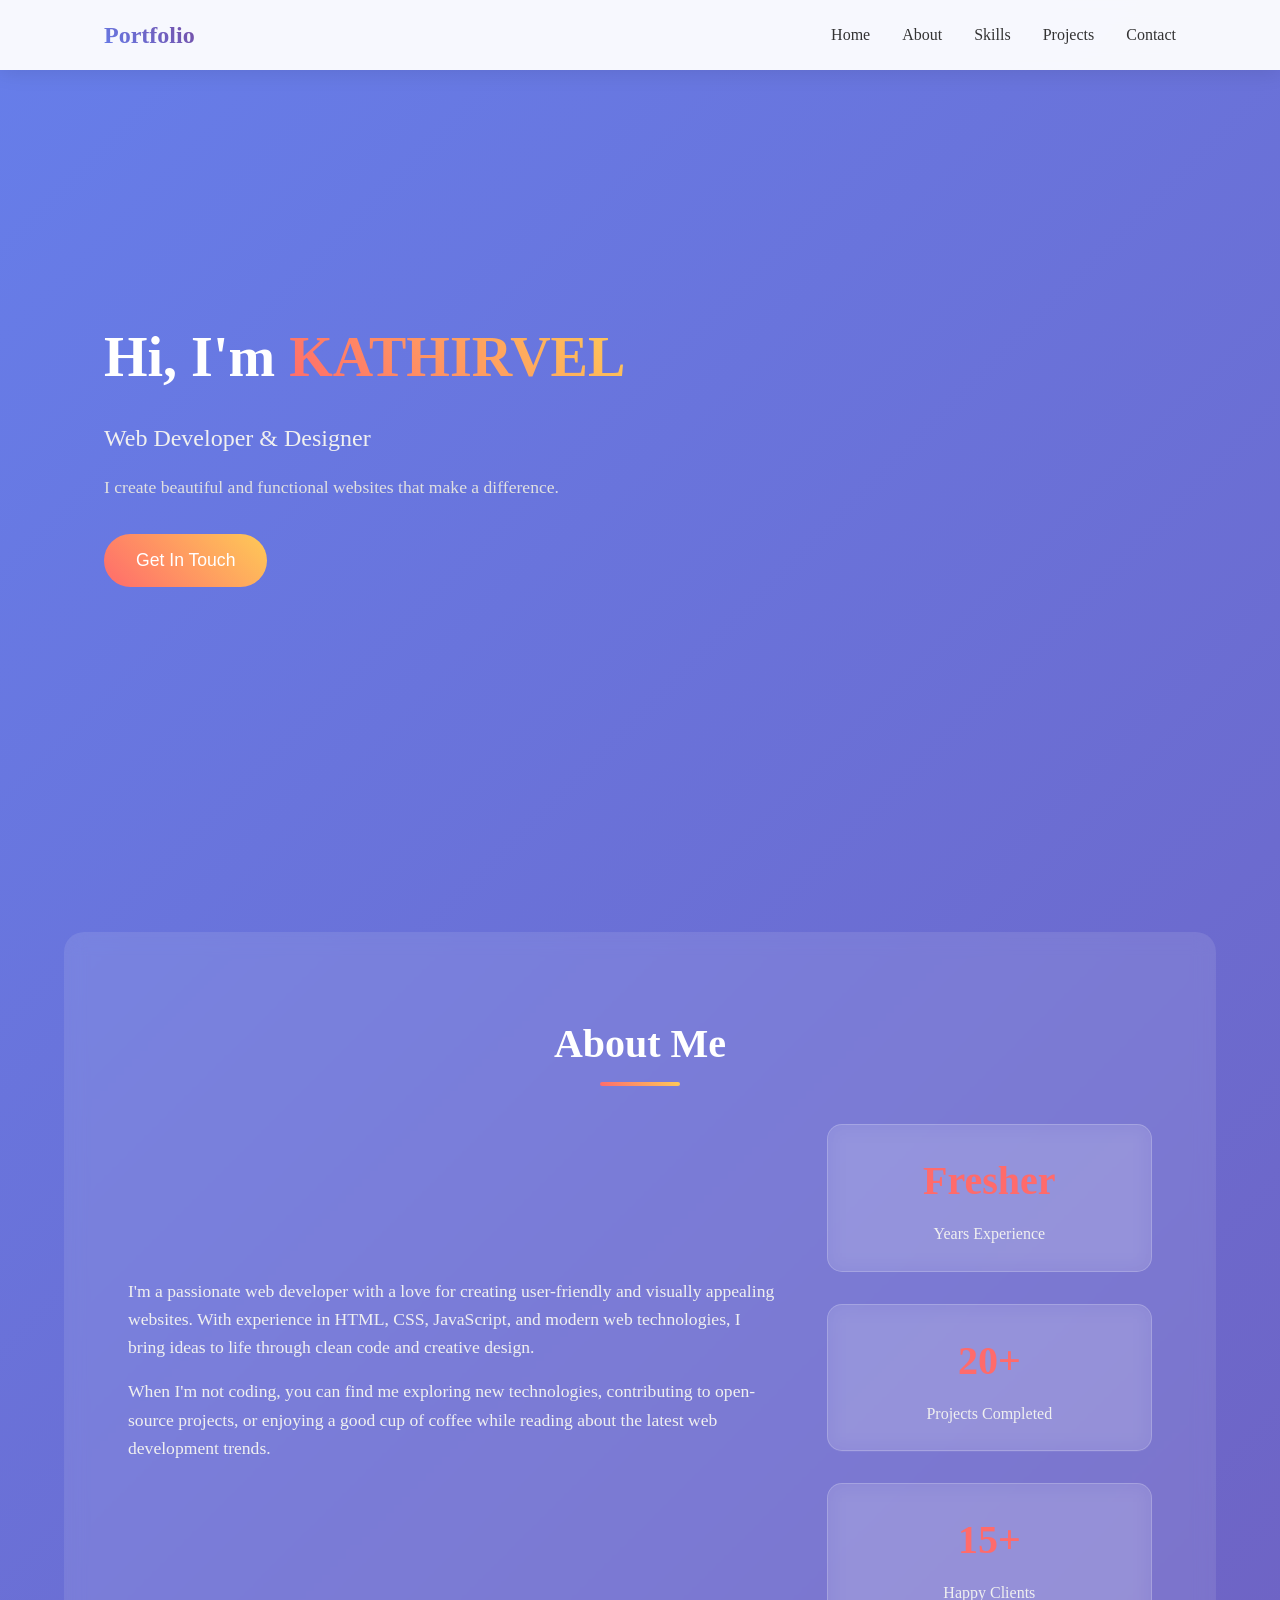
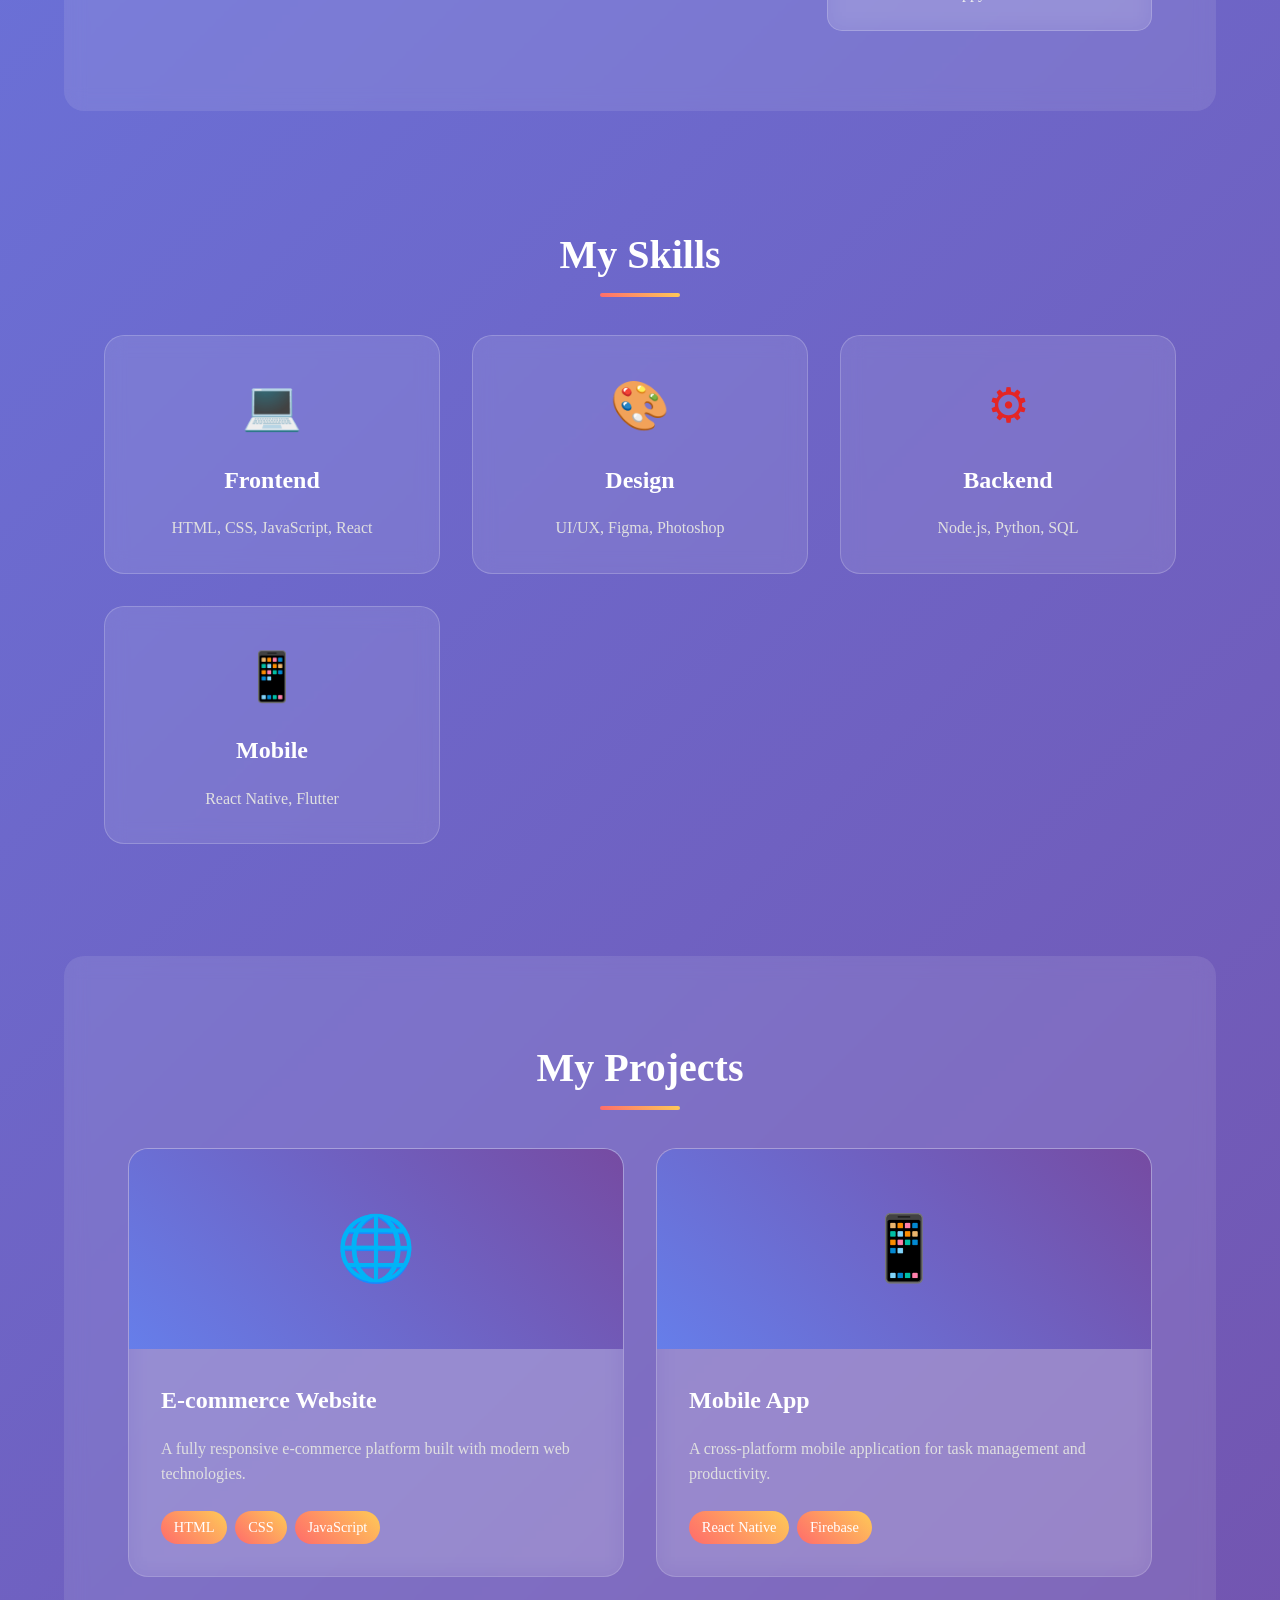
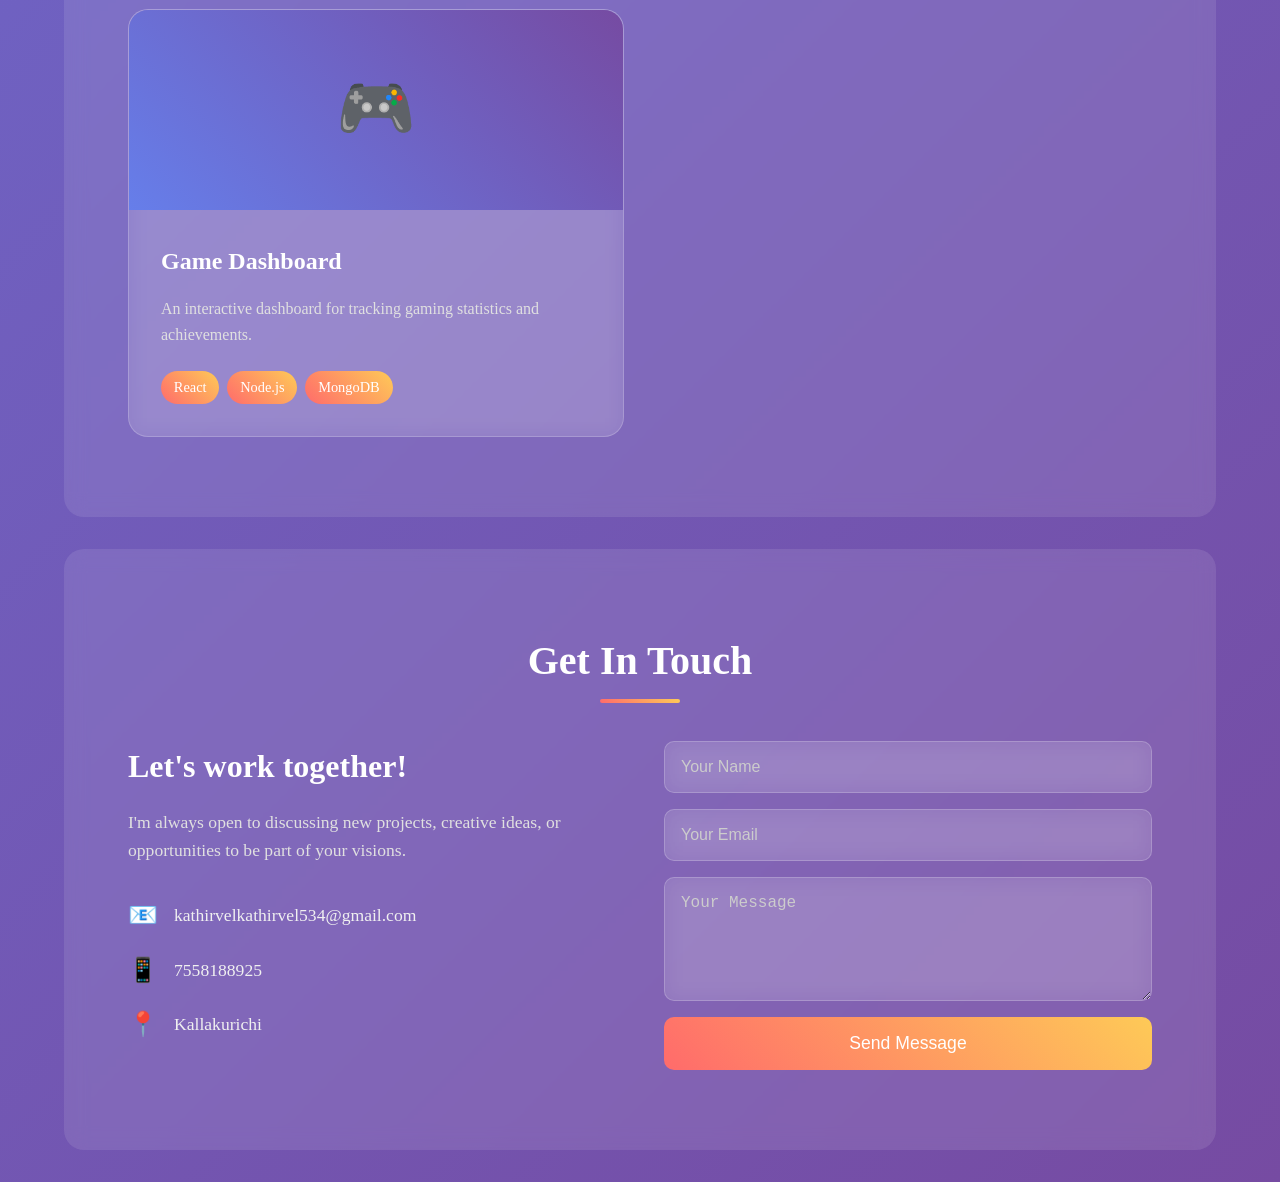
<file: index.html>
<!DOCTYPE html>
<html lang="en">
<head>
    <meta charset="UTF-8">
    <meta name="viewport" content="width=device-width, initial-scale=1.0">
    <link rel="stylesheet" href="style.css">
    <title>My Portfolio</title>
</head>
<body>
    <!-- Header Section -->
    <header class="header">
        <nav class="nav">
            <div class="logo">Portfolio</div>
            <ul class="nav-links">
                <li><a href="#home">Home</a></li>
                <li><a href="#about">About</a></li>
                <li><a href="#skills">Skills</a></li>
                <li><a href="#projects">Projects</a></li>
                <li><a href="#contact">Contact</a></li>
            </ul>
        </nav>
    </header>

    <!-- content -->
    <section id="home" class="hero">
        <div class="hero-content">
            <h1>Hi, I'm <span class="highlight">KATHIRVEL</span></h1>
            <p class="title">Web Developer & Designer</p>
            <p class="description">I create beautiful and functional websites that make a difference.</p>
            <button class="cta-button">Get In Touch</button>
        </div>
       
            </div>
        </div>
    </section>

    <!-- about -->
    <section id="about" class="about">
        <h2>About Me</h2>
        <div class="about-content">
            <div class="about-text">
                <p>I'm a passionate web developer with a love for creating user-friendly and visually appealing websites. With experience in HTML, CSS, JavaScript, and modern web technologies, I bring ideas to life through clean code and creative design.</p>
                <p>When I'm not coding, you can find me exploring new technologies, contributing to open-source projects, or enjoying a good cup of coffee while reading about the latest web development trends.</p>
            </div>
            <div class="about-stats">
                <div class="stat">
                    <h3>Fresher</h3>
                    <p>Years Experience</p>
                </div>
                <div class="stat">
                    <h3>20+</h3>
                    <p>Projects Completed</p>
                </div>
                <div class="stat">
                    <h3>15+</h3>
                    <p>Happy Clients</p>
                </div>
            </div>
        </div>
    </section>

     <!-- skills -->
    <section id="skills" class="skills">
        <h2>My Skills</h2>
        <div class="skills-grid">
            <div class="skill-card">
                <div class="skill-icon">💻</div>
                <h3>Frontend</h3>
                <p>HTML, CSS, JavaScript, React</p>
            </div>
            <div class="skill-card">
                <div class="skill-icon">🎨</div>
                <h3>Design</h3>
                <p>UI/UX, Figma, Photoshop</p>
            </div>
            <div class="skill-card">
                <div class="skill-icon">⚙</div>
                <h3>Backend</h3>
                <p>Node.js, Python, SQL</p>
            </div>
            <div class="skill-card">
                <div class="skill-icon">📱</div>
                <h3>Mobile</h3>
                <p>React Native, Flutter</p>
            </div>
        </div>
    </section>

    <!-- project -->
    <section id="projects" class="projects">
        <h2>My Projects</h2>
        <div class="projects-grid">
            <div class="project-card">
                <div class="project-image">
                    <div class="image-placeholder">🌐</div>
                </div>
                <div class="project-content">
                    <h3>E-commerce Website</h3>
                    <p>A fully responsive e-commerce platform built with modern web technologies.</p>
                    <div class="project-tags">
                        <span>HTML</span>
                        <span>CSS</span>
                        <span>JavaScript</span>
                    </div>
                </div>
            </div>
            <div class="project-card">
                <div class="project-image">
                    <div class="image-placeholder">📱</div>
                </div>
                <div class="project-content">
                    <h3>Mobile App</h3>
                    <p>A cross-platform mobile application for task management and productivity.</p>
                    <div class="project-tags">
                        <span>React Native</span>
                        <span>Firebase</span>
                    </div>
                </div>
            </div>
            <div class="project-card">
                <div class="project-image">
                    <div class="image-placeholder">🎮</div>
                </div>
                <div class="project-content">
                    <h3>Game Dashboard</h3>
                    <p>An interactive dashboard for tracking gaming statistics and achievements.</p>
                    <div class="project-tags">
                        <span>React</span>
                        <span>Node.js</span>
                        <span>MongoDB</span>
                    </div>
                </div>
            </div>
        </div>
    </section>

    <!-- contact -->
    <section id="contact" class="contact">
        <h2>Get In Touch</h2>
        <div class="contact-content">
            <div class="contact-info">
                <h3>Let's work together!</h3>
                <p>I'm always open to discussing new projects, creative ideas, or opportunities to be part of your visions.</p>
                <div class="contact-details">
                    <div class="contact-item">
                        <span class="contact-icon">📧</span>
                        <span>kathirvelkathirvel534@gmail.com</span>
                    </div>
                    <div class="contact-item">
                        <span class="contact-icon">📱</span>
                        <span>7558188925</span>
                    </div>
                    <div class="contact-item">
                        <span class="contact-icon">📍</span>
                        <span>Kallakurichi</span>
                    </div>
                </div>
            </div>
            <form class="contact-form">
                <input type="text" placeholder="Your Name" required>
                <input type="email" placeholder="Your Email" required>
                <textarea placeholder="Your Message" rows="5" required></textarea>
                <button type="submit" class="submit-btn">Send Message</button>
            </form>
        </div>
    </section>

    
</body>
</html>
</file>
<file: style.css>
/* Reset and Base Styles */
* {
    margin: 0;
    padding: 0;
    box-sizing: border-box;
}

body {
    font-family: 'Times New Roman', Times, serif;
    line-height: 1.6;
    color: #e42525;
    background: linear-gradient(135deg, #667eea 0%, #764ba2 100%);
    min-height: 100vh;
}

/* Header Styles */
.header {
    background: rgba(255, 255, 255, 0.95);
    backdrop-filter: blur(10px);
    position: fixed;
    top: 0;
    width: 100%;
    z-index: 1000;
    box-shadow: 0 2px 20px rgba(0, 0, 0, 0.1);
}

.nav {
    display: flex;
    justify-content: space-between;
    align-items: center;
    padding: 1rem 5%;
    max-width: 1200px;
    margin: 0 auto;
}

.logo {
    font-size: 1.5rem;
    font-weight: bold;
    background: linear-gradient(45deg, #667eea, #764ba2);
    -webkit-background-clip: text;
    -webkit-text-fill-color: transparent;
    background-clip: text;
}

.nav-links {
    display: flex;
    list-style: none;
    gap: 2rem;
}

.nav-links a {
    text-decoration: none;
    color: #333;
    font-weight: 500;
    transition: color 0.3s ease;
    position: relative;
}

.nav-links a:hover {
    color: #667eea;
}

.nav-links a::after {
    content: '';
    position: absolute;
    width: 0;
    height: 2px;
    bottom: -5px;
    left: 0;
    background: linear-gradient(45deg, #667eea, #764ba2);
    transition: width 0.3s ease;
}

.nav-links a:hover::after {
    width: 100%;
}

/* hero */
.hero {
    display: flex;
    align-items: center;
    justify-content: space-between;
    min-height: 100vh;
    padding: 0 5%;
    max-width: 1200px;
    margin: 0 auto;
}

.hero-content {
    flex: 1;
    max-width: 600px;
}

.hero h1 {
    font-size: 3.5rem;
    margin-bottom: 1rem;
    color: white;
    animation: fadeInUp 1s ease;
}

.highlight {
    background: linear-gradient(45deg, #ff6b6b, #feca57);
    -webkit-background-clip: text;
    -webkit-text-fill-color: transparent;
    background-clip: text;
}

.title {
    font-size: 1.5rem;
    color: #f0f0f0;
    margin-bottom: 1rem;
    animation: fadeInUp 1s ease 0.2s both;
}

.description {
    font-size: 1.1rem;
    color: #e0e0e0;
    margin-bottom: 2rem;
    animation: fadeInUp 1s ease 0.4s both;
}

.cta-button {
    background: linear-gradient(45deg, #ff6b6b, #feca57);
    color: white;
    border: none;
    padding: 1rem 2rem;
    font-size: 1.1rem;
    border-radius: 50px;
    cursor: pointer;
    transition: transform 0.3s ease, box-shadow 0.3s ease;
    animation: fadeInUp 1s ease 0.6s both;
}

.cta-button:hover {
    transform: translateY(-3px);
    box-shadow: 0 10px 30px rgba(255, 107, 107, 0.3);
}

.hero-image {
    flex: 1;
    display: flex;
    justify-content: center;
    align-items: center;
}

.profile-placeholder {
    width: 300px;
    height: 300px;
    background: rgba(255, 255, 255, 0.1);
    border-radius: 50%;
    display: flex;
    align-items: center;
    justify-content: center;
    font-size: 8rem;
    backdrop-filter: blur(10px);
    border: 3px solid rgba(255, 255, 255, 0.2);
    animation: float 6s ease-in-out infinite;
}

section {
    padding: 5rem 5%;
    max-width: 1200px;
    margin: 0 auto;
}

section h2 {
    text-align: center;
    font-size: 2.5rem;
    margin-bottom: 3rem;
    color: white;
    position: relative;
}

section h2::after {
    content: '';
    position: absolute;
    bottom: -10px;
    left: 50%;
    transform: translateX(-50%);
    width: 80px;
    height: 4px;
    background: linear-gradient(45deg, #ff6b6b, #feca57);
    border-radius: 2px;
}

/* About */
.about {
    background: rgba(255, 255, 255, 0.1);
    backdrop-filter: blur(10px);
    border-radius: 20px;
    margin: 2rem 5%;
}

.about-content {
    display: grid;
    grid-template-columns: 2fr 1fr;
    gap: 3rem;
    align-items: center;
}

.about-text p {
    color: #f0f0f0;
    margin-bottom: 1rem;
    font-size: 1.1rem;
}

.about-stats {
    display: flex;
    flex-direction: column;
    gap: 2rem;
}

.stat {
    text-align: center;
    background: rgba(255, 255, 255, 0.1);
    padding: 1.5rem;
    border-radius: 15px;
    backdrop-filter: blur(10px);
    border: 1px solid rgba(255, 255, 255, 0.2);
}

.stat h3 {
    font-size: 2.5rem;
    color: #ff6b6b;
    margin-bottom: 0.5rem;
}

.stat p {
    color: #f0f0f0;
    font-weight: 500;
}

/* Skills */
.skills-grid {
    display: grid;
    grid-template-columns: repeat(auto-fit, minmax(250px, 1fr));
    gap: 2rem;
}

.skill-card {
    background: rgba(255, 255, 255, 0.1);
    padding: 2rem;
    border-radius: 20px;
    text-align: center;
    backdrop-filter: blur(10px);
    border: 1px solid rgba(255, 255, 255, 0.2);
    transition: transform 0.3s ease, box-shadow 0.3s ease;
}

.skill-card:hover {
    transform: translateY(-10px);
    box-shadow: 0 20px 40px rgba(0, 0, 0, 0.2);
}

.skill-icon {
    font-size: 3rem;
    margin-bottom: 1rem;
}

.skill-card h3 {
    color: white;
    margin-bottom: 1rem;
    font-size: 1.5rem;
}

.skill-card p {
    color: #e0e0e0;
    line-height: 1.6;
}

/* Projects  */
.projects {
    background: rgba(255, 255, 255, 0.1);
    backdrop-filter: blur(10px);
    border-radius: 20px;
    margin: 2rem 5%;
}

.projects-grid {
    display: grid;
    grid-template-columns: repeat(auto-fit, minmax(350px, 1fr));
    gap: 2rem;
}

.project-card {
    background: rgba(255, 255, 255, 0.1);
    border-radius: 20px;
    overflow: hidden;
    backdrop-filter: blur(10px);
    border: 1px solid rgba(255, 255, 255, 0.2);
    transition: transform 0.3s ease, box-shadow 0.3s ease;
}

.project-card:hover {
    transform: translateY(-10px);
    box-shadow: 0 20px 40px rgba(0, 0, 0, 0.2);
}

.project-image {
    height: 200px;
    background: linear-gradient(45deg, #667eea, #764ba2);
    display: flex;
    align-items: center;
    justify-content: center;
}

.image-placeholder {
    font-size: 4rem;
}

.project-content {
    padding: 2rem;
}

.project-content h3 {
    color: white;
    margin-bottom: 1rem;
    font-size: 1.5rem;
}

.project-content p {
    color: #e0e0e0;
    margin-bottom: 1.5rem;
    line-height: 1.6;
}

.project-tags {
    display: flex;
    flex-wrap: wrap;
    gap: 0.5rem;
}

.project-tags span {
    background: linear-gradient(45deg, #ff6b6b, #feca57);
    color: white;
    padding: 0.3rem 0.8rem;
    border-radius: 20px;
    font-size: 0.9rem;
    font-weight: 500;
}

/* Contact */
.contact {
    background: rgba(255, 255, 255, 0.1);
    backdrop-filter: blur(10px);
    border-radius: 20px;
    margin: 2rem 5%;
}

.contact-content {
    display: grid;
    grid-template-columns: 1fr 1fr;
    gap: 3rem;
}

.contact-info h3 {
    color: white;
    font-size: 2rem;
    margin-bottom: 1rem;
}

.contact-info p {
    color: #e0e0e0;
    margin-bottom: 2rem;
    font-size: 1.1rem;
}

.contact-details {
    display: flex;
    flex-direction: column;
    gap: 1rem;
}

.contact-item {
    display: flex;
    align-items: center;
    gap: 1rem;
    color: #f0f0f0;
    font-size: 1.1rem;
}

.contact-icon {
    font-size: 1.5rem;
}

.contact-form {
    display: flex;
    flex-direction: column;
    gap: 1rem;
}

.contact-form input,
.contact-form textarea {
    padding: 1rem;
    border: none;
    border-radius: 10px;
    background: rgba(255, 255, 255, 0.1);
    color: white;
    font-size: 1rem;
    backdrop-filter: blur(10px);
    border: 1px solid rgba(255, 255, 255, 0.2);
}

.contact-form input::placeholder,
.contact-form textarea::placeholder {
    color: #ccc;
}

.contact-form input:focus,
.contact-form textarea:focus {
    outline: none;
    border-color: #ff6b6b;
}

.submit-btn {
    background: linear-gradient(45deg, #ff6b6b, #feca57);
    color: white;
    border: none;
    padding: 1rem;
    border-radius: 10px;
    font-size: 1.1rem;
    cursor: pointer;
    transition: transform 0.3s ease, box-shadow 0.3s ease;
}

.submit-btn:hover {
    transform: translateY(-3px);
    box-shadow: 0 10px 30px rgba(255, 107, 107, 0.3);
}

/* Footer */
.footer {
    text-align: center;
    padding: 2rem;
    background: rgba(0, 0, 0, 0.3);
    color: #f0f0f0;
    margin-top: 2rem;
}

/* Animations */
@keyframes fadeInUp {
    from {
        opacity: 0;
        transform: translateY(30px);
    }
    to {
        opacity: 1;
        transform: translateY(0);
    }
}

@keyframes float {
    0%, 100% {
        transform: translateY(0px);
    }
    50% {
        transform: translateY(-20px);
    }
}

/* Responsive Design */
@media (max-width: 768px) {
    .nav-links {
        display: none;
    }
    
    .hero {
        flex-direction: column;
        text-align: center;
        gap: 2rem;
    }
    
    .hero h1 {
        font-size: 2.5rem;
    }
    
    .about-content {
        grid-template-columns: 1fr;
    }
    
    .contact-content {
        grid-template-columns: 1fr;
    }
    
    .projects-grid {
        grid-template-columns: 1fr;
    }
    
    .skills-grid {
        grid-template-columns: repeat(auto-fit, minmax(200px, 1fr));
    }
    
    section {
        padding: 3rem 5%;
    }
    
    .profile-placeholder {
        width: 200px;
        height: 200px;
        font-size: 5rem;
    }
}
</file>
